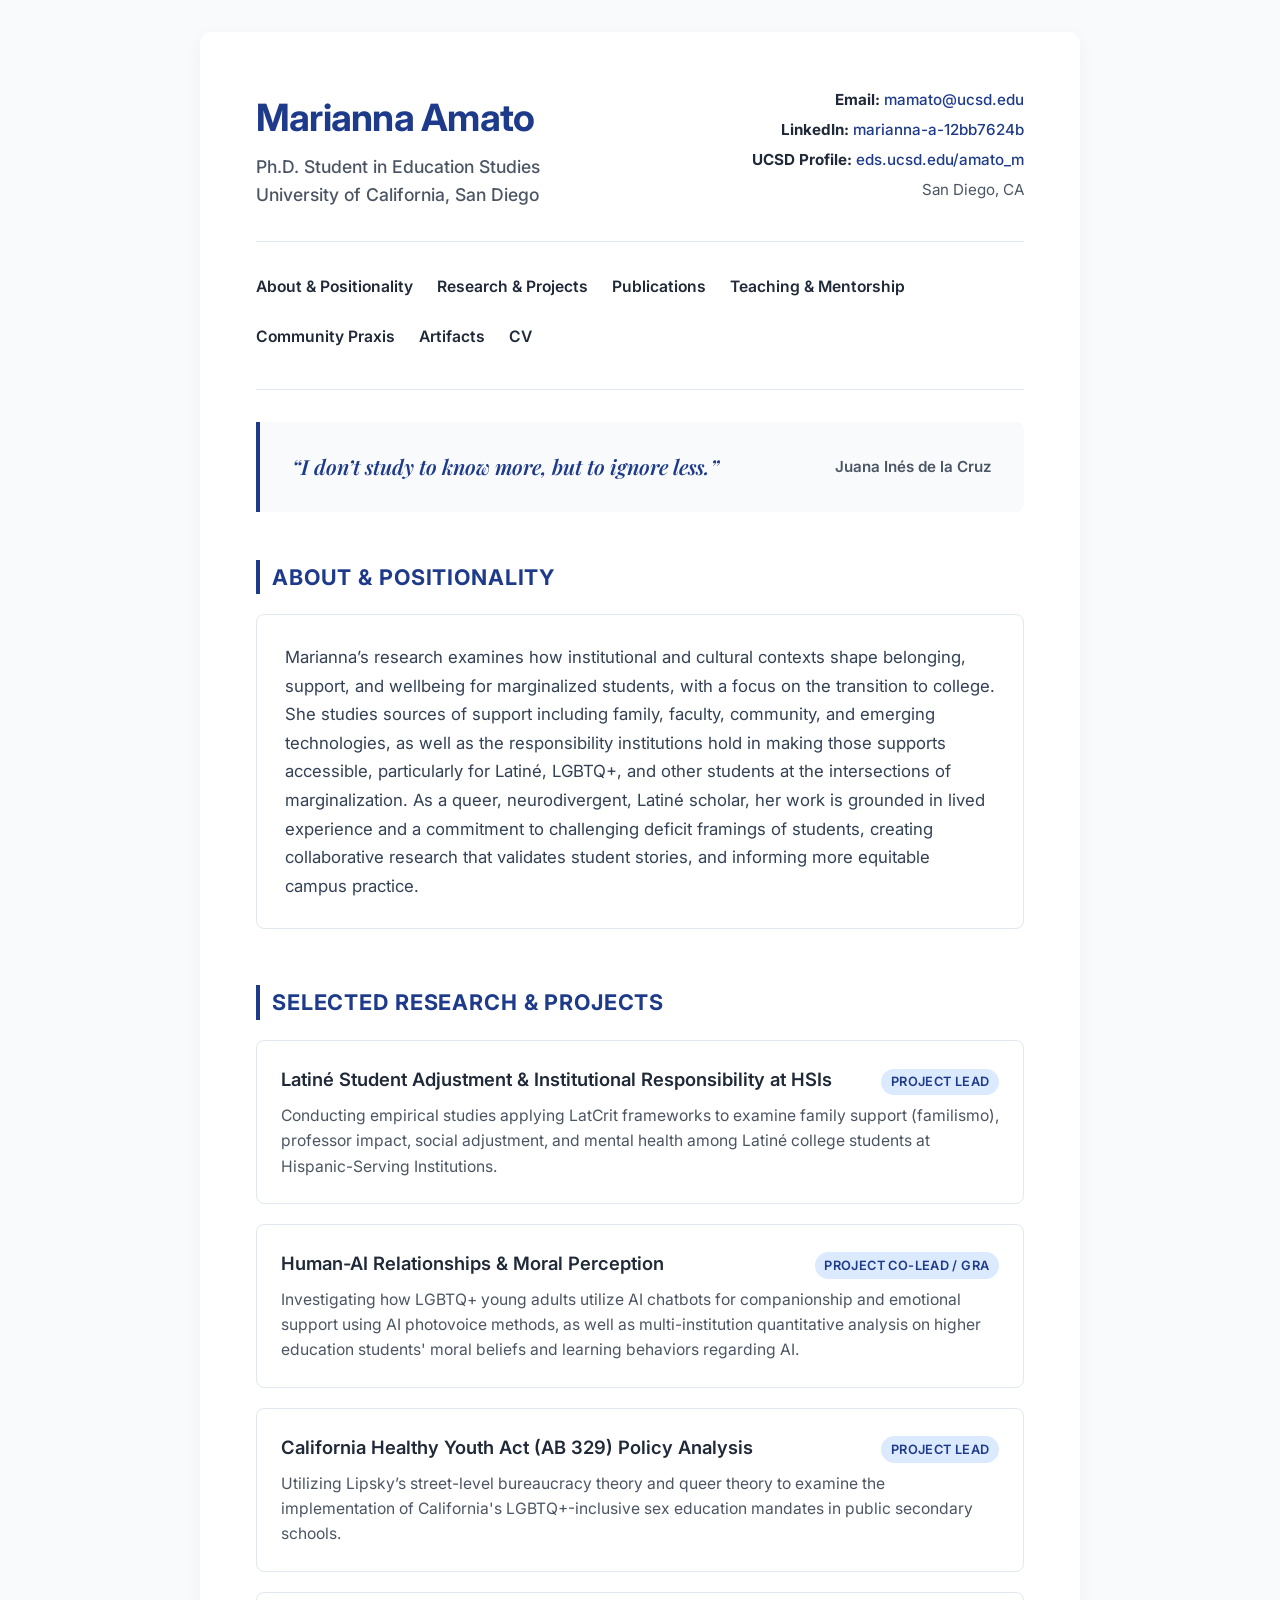
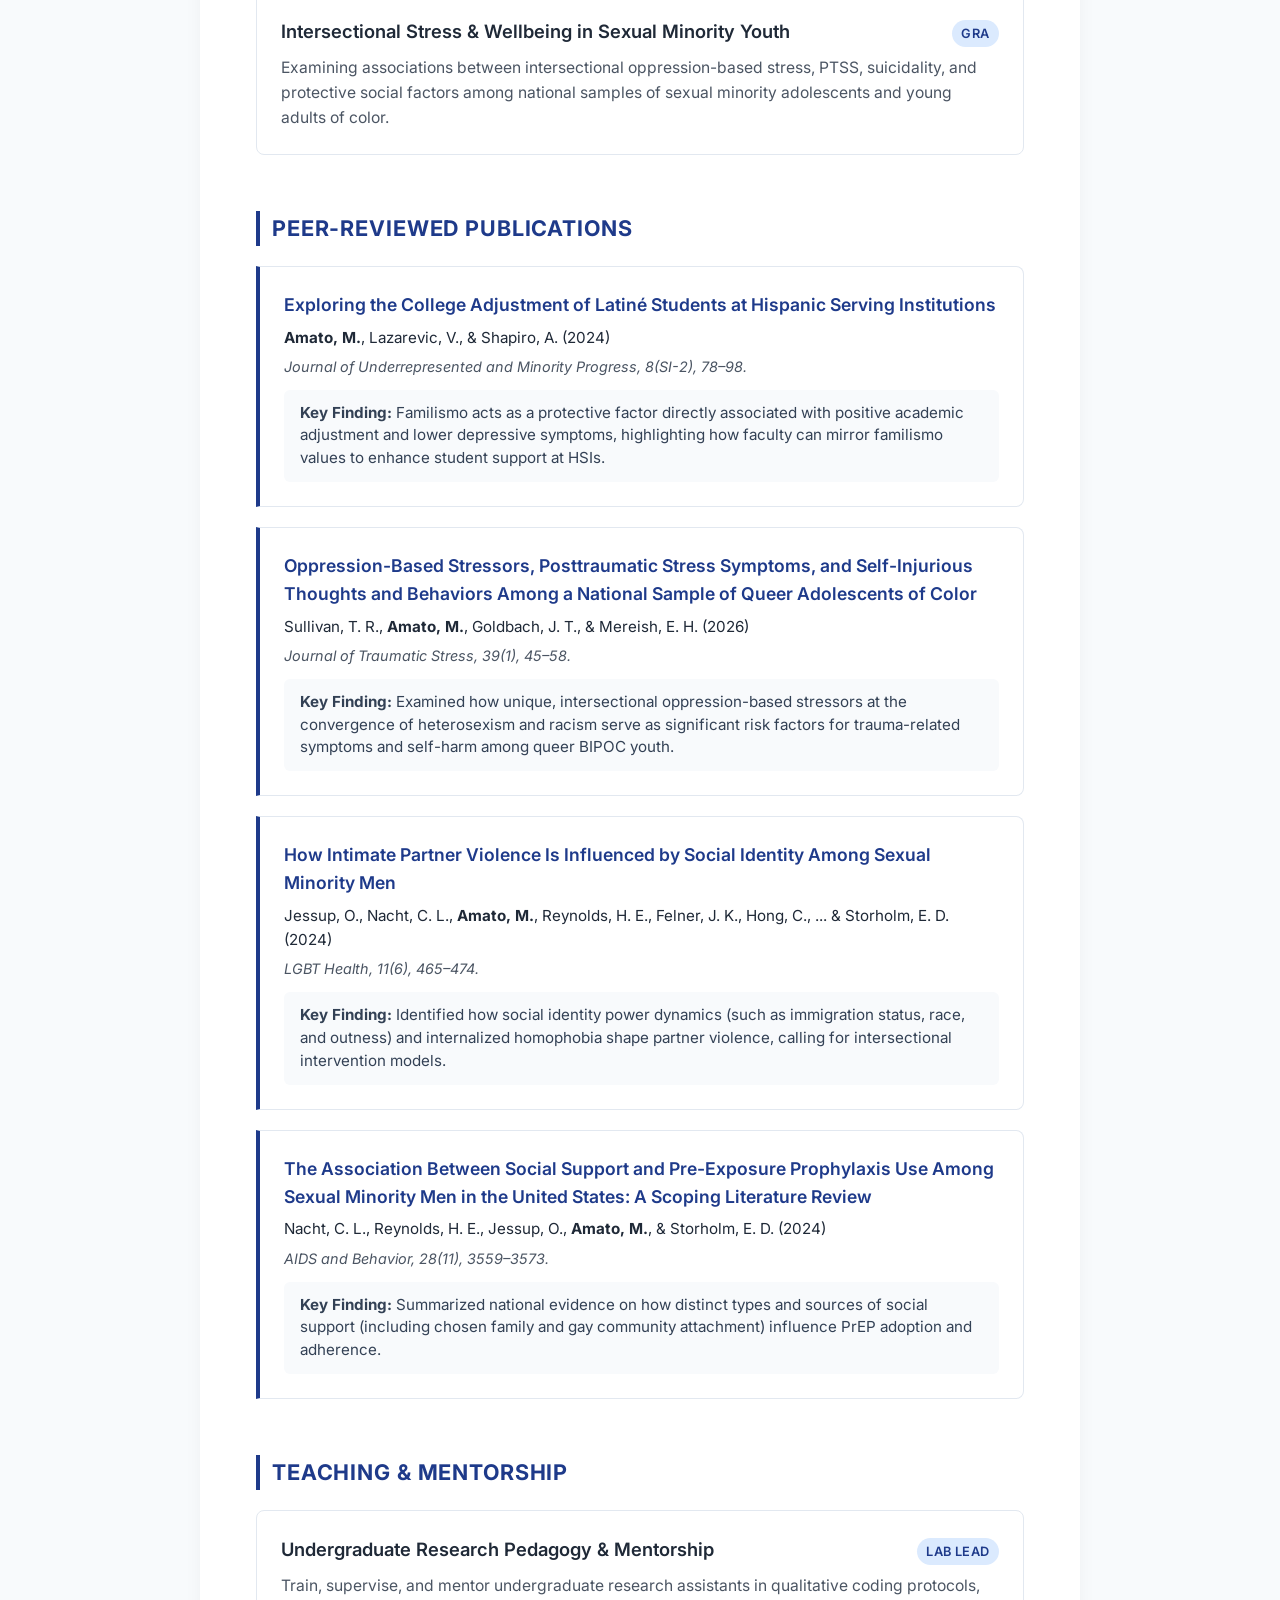
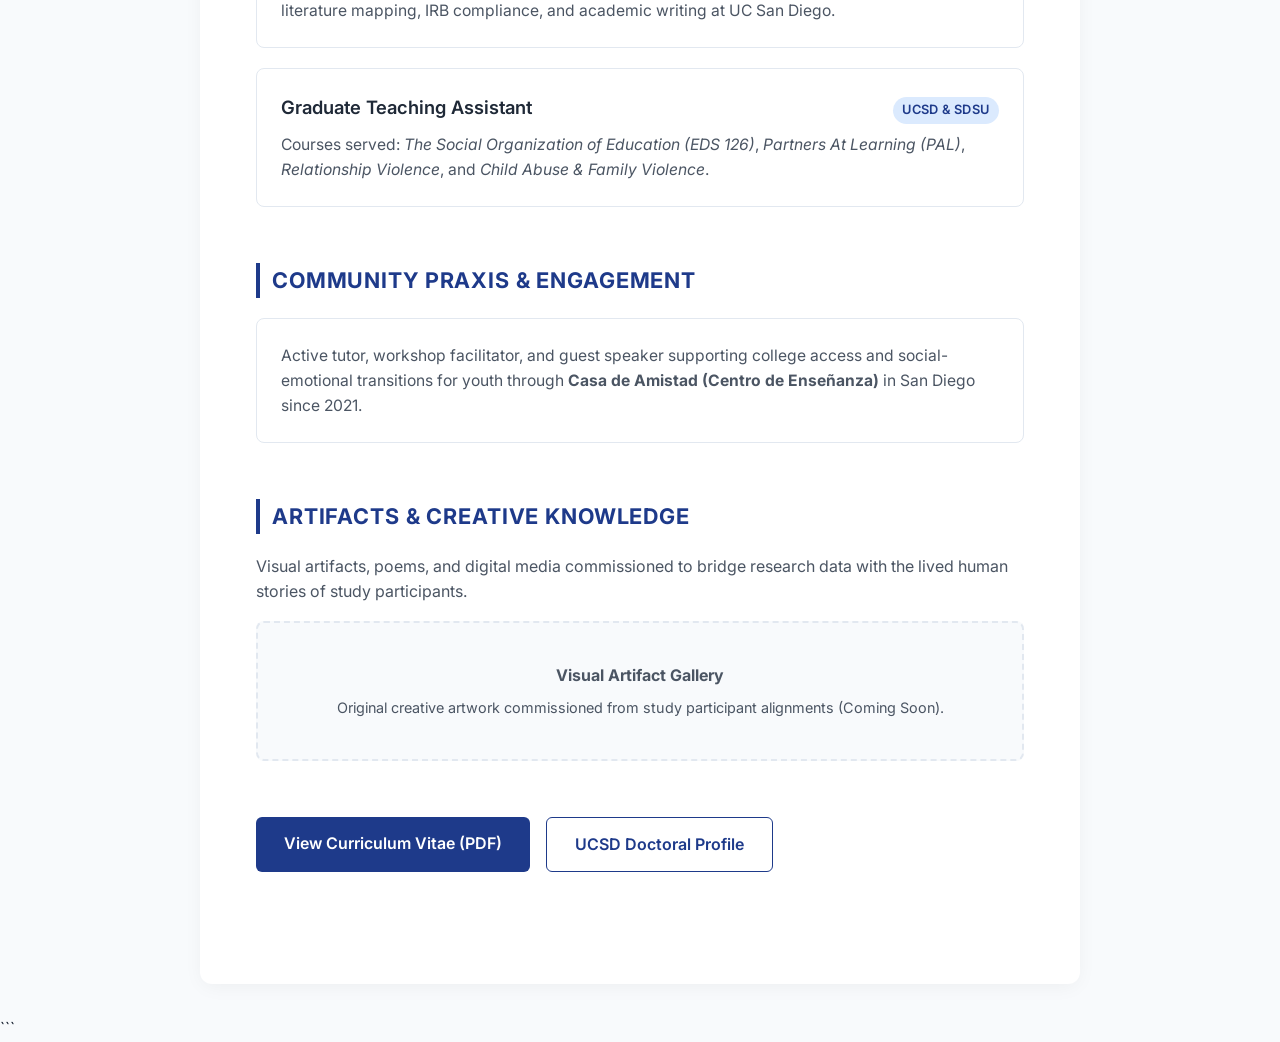
<file: index.html>
<!DOCTYPE html>
<html lang="en">
<head>
    <meta charset="UTF-8">
    <meta name="viewport" content="width=device-width, initial-scale=1.0">
    <title>Marianna Amato | Ph.D. Student, Education | UCSD</title>
    <!-- Google Fonts -->
    <link href="https://fonts.googleapis.com/css2?family=Inter:ital,wght@0,300;0,400;0,500;0,600;0,700;1,400&family=Playfair+Display:ital,wght@1,400;1,600&display=swap" rel="stylesheet">
    <style>
        :root {
            --primary: #1e3a8a; /* Deep academic navy */
            --primary-hover: #1d4ed8;
            --text-dark: #1f2937;
            --text-muted: #4b5563;
            --bg-light: #f8fafc;
            --card-bg: #ffffff;
            --border: #e2e8f0;
            --accent-bg: #f1f5f9;
        }

        * {
            box-sizing: border-box;
            margin: 0;
            padding: 0;
        }

        body {
            font-family: 'Inter', sans-serif;
            color: var(--text-dark);
            background-color: var(--bg-light);
            line-height: 1.6;
        }

        .container {
            max-width: 880px;
            margin: 2rem auto;
            padding: 3.5rem;
            background: #ffffff;
            border-radius: 12px;
            box-shadow: 0 4px 20px -2px rgba(0, 0, 0, 0.05);
        }

        /* HEADER & CONTACT */
        header {
            padding-bottom: 2rem;
            display: flex;
            justify-content: space-between;
            align-items: flex-start;
            flex-wrap: wrap;
            gap: 1.5rem;
        }

        .profile-titles h1 {
            font-size: 2.35rem;
            font-weight: 700;
            color: var(--primary);
            letter-spacing: -0.02em;
            margin-bottom: 0.3rem;
        }

        .profile-titles h2 {
            font-size: 1.1rem;
            font-weight: 500;
            color: var(--text-muted);
        }

        .contact-info {
            display: flex;
            flex-direction: column;
            align-items: flex-end;
            gap: 0.35rem;
            font-size: 0.95rem;
        }

        .contact-info a {
            color: var(--primary);
            text-decoration: none;
            font-weight: 500;
        }

        .contact-info a:hover {
            text-decoration: underline;
        }

        .divider {
            border: 0;
            height: 1px;
            background: var(--border);
            margin-bottom: 2rem;
        }

        /* NAVIGATION BAR */
        nav {
            margin-bottom: 2.5rem;
        }

        nav ul {
            display: flex;
            flex-wrap: wrap;
            gap: 1.5rem;
            list-style: none;
        }

        nav a {
            text-decoration: none;
            color: var(--text-dark);
            font-weight: 600;
            font-size: 0.98rem;
            transition: color 0.2s ease;
        }

        nav a:hover {
            color: var(--primary);
        }

        /* QUOTE CARD */
        .quote-card {
            background-color: var(--bg-light);
            border-left: 4px solid var(--primary);
            padding: 1.75rem 2rem;
            border-radius: 0 8px 8px 0;
            margin-bottom: 3rem;
            display: flex;
            justify-content: space-between;
            align-items: center;
            flex-wrap: wrap;
            gap: 1rem;
        }

        .quote-text {
            font-family: 'Playfair Display', serif;
            font-style: italic;
            font-size: 1.3rem;
            color: var(--primary);
            font-weight: 600;
        }

        .quote-author {
            font-size: 0.95rem;
            color: var(--text-muted);
            font-weight: 600;
        }

        /* SECTIONS */
        section {
            margin-bottom: 3.5rem;
        }

        h2.section-title {
            font-size: 1.35rem;
            font-weight: 700;
            color: var(--primary);
            margin-bottom: 1.25rem;
            text-transform: uppercase;
            letter-spacing: 0.04em;
            border-left: 4px solid var(--primary);
            padding-left: 0.75rem;
        }

        /* BIO / POSITIONALITY CARD */
        .bio-card {
            background-color: #ffffff;
            padding: 1.75rem;
            border-radius: 8px;
            border: 1px solid var(--border);
            margin-bottom: 1.25rem;
        }

        .bio-card p {
            font-size: 1.05rem;
            color: #334155;
            line-height: 1.7;
            margin-bottom: 1rem;
        }

        .bio-card p:last-child {
            margin-bottom: 0;
        }

        /* CARDS / ITEMS */
        .card-grid {
            display: flex;
            flex-direction: column;
            gap: 1.25rem;
        }

        .item-card {
            border: 1px solid var(--border);
            border-radius: 8px;
            padding: 1.5rem;
            background: #ffffff;
            transition: transform 0.2s ease, box-shadow 0.2s ease;
        }

        .item-card:hover {
            box-shadow: 0 4px 12px rgba(0, 0, 0, 0.05);
        }

        .item-header {
            display: flex;
            justify-content: space-between;
            align-items: baseline;
            flex-wrap: wrap;
            gap: 0.5rem;
            margin-bottom: 0.5rem;
        }

        .item-title {
            font-size: 1.15rem;
            font-weight: 600;
            color: var(--text-dark);
        }

        .item-badge {
            font-size: 0.8rem;
            font-weight: 600;
            color: var(--primary);
            background: #dbeafe;
            padding: 0.2rem 0.6rem;
            border-radius: 20px;
            text-transform: uppercase;
            letter-spacing: 0.03em;
        }

        .item-desc {
            color: var(--text-muted);
            font-size: 0.98rem;
            line-height: 1.6;
        }

        /* PUBLICATIONS LIST */
        .pub-list {
            list-style: none;
            display: flex;
            flex-direction: column;
            gap: 1.25rem;
        }

        .pub-card {
            border: 1px solid var(--border);
            border-left: 4px solid var(--primary);
            border-radius: 0 8px 8px 0;
            padding: 1.5rem;
            background: #ffffff;
        }

        .pub-title {
            font-size: 1.1rem;
            font-weight: 600;
            color: var(--primary);
            text-decoration: none;
            display: inline-block;
            margin-bottom: 0.4rem;
        }

        .pub-title:hover {
            text-decoration: underline;
        }

        .pub-authors {
            font-size: 0.95rem;
            color: var(--text-dark);
            margin-bottom: 0.3rem;
        }

        .pub-journal {
            font-size: 0.9rem;
            color: var(--text-muted);
            font-style: italic;
            margin-bottom: 0.75rem;
        }

        .pub-summary {
            font-size: 0.95rem;
            color: #334155;
            background: var(--bg-light);
            padding: 0.75rem 1rem;
            border-radius: 6px;
            line-height: 1.5;
        }

        /* BUTTONS */
        .btn-group {
            display: flex;
            gap: 1rem;
            flex-wrap: wrap;
        }

        .cv-button {
            display: inline-block;
            background-color: var(--primary);
            color: #ffffff;
            padding: 0.85rem 1.75rem;
            border-radius: 6px;
            text-decoration: none;
            font-weight: 600;
            font-size: 1rem;
            transition: background-color 0.2s ease;
        }

        .cv-button:hover {
            background-color: var(--primary-hover);
        }

        .secondary-button {
            display: inline-block;
            background-color: transparent;
            color: var(--primary);
            border: 1.5px solid var(--primary);
            padding: 0.85rem 1.75rem;
            border-radius: 6px;
            text-decoration: none;
            font-weight: 600;
            font-size: 1rem;
            transition: all 0.2s ease;
        }

        .secondary-button:hover {
            background-color: var(--accent-bg);
        }

        /* ARTIFACTS GALLERY PLACEHOLDER */
        .artifact-box {
            border: 2px dashed var(--border);
            border-radius: 8px;
            padding: 2.5rem;
            text-align: center;
            color: var(--text-muted);
            background: var(--bg-light);
        }

        @media (max-width: 640px) {
            .container {
                padding: 1.75rem;
                margin: 0;
                border-radius: 0;
            }
            .contact-info {
                align-items: flex-start;
            }
            header {
                flex-direction: column;
            }
        }
    </style>
</head>

<body>
    <div class="container">
        <!-- Header -->
        <header>
            <div class="profile-titles">
                <h1>Marianna Amato</h1>
                <h2>Ph.D. Student in Education Studies</h2>
                <h2>University of California, San Diego</h2>
            </div>
            <div class="contact-info">
                <span><strong>Email:</strong> <a href="mailto:mamato@ucsd.edu">mamato@ucsd.edu</a></span>
                <span><strong>LinkedIn:</strong> <a href="https://www.linkedin.com/in/marianna-a-12bb7624b/" target="_blank" rel="noopener">marianna-a-12bb7624b</a></span>
                <span><strong>UCSD Profile:</strong> <a href="https://eds.ucsd.edu/graduate/doctoral/phd/phd-students/phd9-profiles/amato_m.html" target="_blank" rel="noopener">eds.ucsd.edu/amato_m</a></span>
                <span style="color: var(--text-muted);">San Diego, CA</span>
            </div>
        </header>

        <hr class="divider">

        <!-- Top Navigation -->
        <nav>
            <ul>
                <li><a href="#about">About & Positionality</a></li>
                <li><a href="#research">Research & Projects</a></li>
                <li><a href="#publications">Publications</a></li>
                <li><a href="#teaching">Teaching & Mentorship</a></li>
                <li><a href="#community">Community Praxis</a></li>
                <li><a href="#artifacts">Artifacts</a></li>
                <li><a href="#cv">CV</a></li>
            </ul>
        </nav>

        <hr class="divider">

        <!-- Quote Card -->
        <div class="quote-card">
            <span class="quote-text">“I don’t study to know more, but to ignore less.”</span>
            <span class="quote-author">Juana Inés de la Cruz</span>
        </div>

        <!-- About & Positionality Section -->
        <section id="about">
            <h2 class="section-title">About & Positionality</h2>
            <div class="bio-card">
                <p>
                    Marianna’s research examines how institutional and cultural contexts shape belonging, support, and wellbeing for marginalized students, with a focus on the transition to college. She studies sources of support including family, faculty, community, and emerging technologies, as well as the responsibility institutions hold in making those supports accessible, particularly for Latiné, LGBTQ+, and other students at the intersections of marginalization. As a queer, neurodivergent, Latiné scholar, her work is grounded in lived experience and a commitment to challenging deficit framings of students, creating collaborative research that validates student stories, and informing more equitable campus practice.
                </p>
            </div>
        </section>

        <!-- Research Section -->
        <section id="research">
            <h2 class="section-title">Selected Research & Projects</h2>
            <div class="card-grid">
                <div class="item-card">
                    <div class="item-header">
                        <span class="item-title">Latiné Student Adjustment & Institutional Responsibility at HSIs</span>
                        <span class="item-badge">Project Lead</span>
                    </div>
                    <p class="item-desc">Conducting empirical studies applying LatCrit frameworks to examine family support (familismo), professor impact, social adjustment, and mental health among Latiné college students at Hispanic-Serving Institutions.</p>
                </div>

                <div class="item-card">
                    <div class="item-header">
                        <span class="item-title">Human-AI Relationships & Moral Perception</span>
                        <span class="item-badge">Project Co-Lead / GRA</span>
                    </div>
                    <p class="item-desc">Investigating how LGBTQ+ young adults utilize AI chatbots for companionship and emotional support using AI photovoice methods, as well as multi-institution quantitative analysis on higher education students' moral beliefs and learning behaviors regarding AI.</p>
                </div>

                <div class="item-card">
                    <div class="item-header">
                        <span class="item-title">California Healthy Youth Act (AB 329) Policy Analysis</span>
                        <span class="item-badge">Project Lead</span>
                    </div>
                    <p class="item-desc">Utilizing Lipsky’s street-level bureaucracy theory and queer theory to examine the implementation of California's LGBTQ+-inclusive sex education mandates in public secondary schools.</p>
                </div>

                <div class="item-card">
                    <div class="item-header">
                        <span class="item-title">Intersectional Stress & Wellbeing in Sexual Minority Youth</span>
                        <span class="item-badge">GRA</span>
                    </div>
                    <p class="item-desc">Examining associations between intersectional oppression-based stress, PTSS, suicidality, and protective social factors among national samples of sexual minority adolescents and young adults of color.</p>
                </div>
            </div>
        </section>

        <!-- Publications Section -->
        <section id="publications">
            <h2 class="section-title">Peer-Reviewed Publications</h2>
            <ul class="pub-list">
                <li class="pub-card">
                    <a href="https://ojed.org/index.php/jump/article/view/6311" target="_blank" rel="noopener" class="pub-title">
                        Exploring the College Adjustment of Latiné Students at Hispanic Serving Institutions
                    </a>
                    <div class="pub-authors"><strong>Amato, M.</strong>, Lazarevic, V., & Shapiro, A. (2024)</div>
                    <div class="pub-journal">Journal of Underrepresented and Minority Progress, 8(SI-2), 78–98.</div>
                    <div class="pub-summary">
                        <strong>Key Finding:</strong> Familismo acts as a protective factor directly associated with positive academic adjustment and lower depressive symptoms, highlighting how faculty can mirror familismo values to enhance student support at HSIs.
                    </div>
                </li>

                <li class="pub-card">
                    <a href="https://doi.org/10.1002/jts.70069" target="_blank" rel="noopener" class="pub-title">
                        Oppression-Based Stressors, Posttraumatic Stress Symptoms, and Self-Injurious Thoughts and Behaviors Among a National Sample of Queer Adolescents of Color
                    </a>
                    <div class="pub-authors">Sullivan, T. R., <strong>Amato, M.</strong>, Goldbach, J. T., & Mereish, E. H. (2026)</div>
                    <div class="pub-journal">Journal of Traumatic Stress, 39(1), 45–58.</div>
                    <div class="pub-summary">
                        <strong>Key Finding:</strong> Examined how unique, intersectional oppression-based stressors at the convergence of heterosexism and racism serve as significant risk factors for trauma-related symptoms and self-harm among queer BIPOC youth.
                    </div>
                </li>

                <li class="pub-card">
                    <a href="https://doi.org/10.1089/lgbt.2023.0129" target="_blank" rel="noopener" class="pub-title">
                        How Intimate Partner Violence Is Influenced by Social Identity Among Sexual Minority Men
                    </a>
                    <div class="pub-authors">Jessup, O., Nacht, C. L., <strong>Amato, M.</strong>, Reynolds, H. E., Felner, J. K., Hong, C., ... & Storholm, E. D. (2024)</div>
                    <div class="pub-journal">LGBT Health, 11(6), 465–474.</div>
                    <div class="pub-summary">
                        <strong>Key Finding:</strong> Identified how social identity power dynamics (such as immigration status, race, and outness) and internalized homophobia shape partner violence, calling for intersectional intervention models.
                    </div>
                </li>

                <li class="pub-card">
                    <a href="https://doi.org/10.1007/s10461-024-04446-4" target="_blank" rel="noopener" class="pub-title">
                        The Association Between Social Support and Pre-Exposure Prophylaxis Use Among Sexual Minority Men in the United States: A Scoping Literature Review
                    </a>
                    <div class="pub-authors">Nacht, C. L., Reynolds, H. E., Jessup, O., <strong>Amato, M.</strong>, & Storholm, E. D. (2024)</div>
                    <div class="pub-journal">AIDS and Behavior, 28(11), 3559–3573.</div>
                    <div class="pub-summary">
                        <strong>Key Finding:</strong> Summarized national evidence on how distinct types and sources of social support (including chosen family and gay community attachment) influence PrEP adoption and adherence.
                    </div>
                </li>
            </ul>
        </section>

        <!-- Teaching & Mentorship Section -->
        <section id="teaching">
            <h2 class="section-title">Teaching & Mentorship</h2>
            <div class="card-grid">
                <div class="item-card">
                    <div class="item-header">
                        <span class="item-title">Undergraduate Research Pedagogy & Mentorship</span>
                        <span class="item-badge">Lab Lead</span>
                    </div>
                    <p class="item-desc">Train, supervise, and mentor undergraduate research assistants in qualitative coding protocols, literature mapping, IRB compliance, and academic writing at UC San Diego.</p>
                </div>
                <div class="item-card">
                    <div class="item-header">
                        <span class="item-title">Graduate Teaching Assistant</span>
                        <span class="item-badge">UCSD & SDSU</span>
                    </div>
                    <p class="item-desc">Courses served: <em>The Social Organization of Education (EDS 126)</em>, <em>Partners At Learning (PAL)</em>, <em>Relationship Violence</em>, and <em>Child Abuse & Family Violence</em>.</p>
                </div>
            </div>
        </section>

        <!-- Community Praxis Section -->
        <section id="community">
            <h2 class="section-title">Community Praxis & Engagement</h2>
            <div class="item-card">
                <p class="item-desc">
                    Active tutor, workshop facilitator, and guest speaker supporting college access and social-emotional transitions for youth through <strong>Casa de Amistad (Centro de Enseñanza)</strong> in San Diego since 2021.
                </p>
            </div>
        </section>

        <!-- Artifacts Section -->
        <section id="artifacts">
            <h2 class="section-title">Artifacts & Creative Knowledge</h2>
            <p style="color: var(--text-muted); margin-bottom: 1rem;">
                Visual artifacts, poems, and digital media commissioned to bridge research data with the lived human stories of study participants.
            </p>
            <div class="artifact-box">
                <p><strong>Visual Artifact Gallery</strong></p>
                <p style="font-size: 0.9rem; margin-top: 0.5rem;">Original creative artwork commissioned from study participant alignments (Coming Soon).</p>
            </div>
        </section>

        <!-- CV & External Links -->
        <section id="cv">
            <div class="btn-group">
                <a href="Marianna_Amato_CV.pdf" target="_blank" class="cv-button">View Curriculum Vitae (PDF)</a>
                <a href="https://eds.ucsd.edu/graduate/doctoral/phd/phd-students/phd9-profiles/amato_m.html" target="_blank" rel="noopener" class="secondary-button">UCSD Doctoral Profile</a>
            </div>
        </section>
    </div>
</body>
</html>

```
</file>
